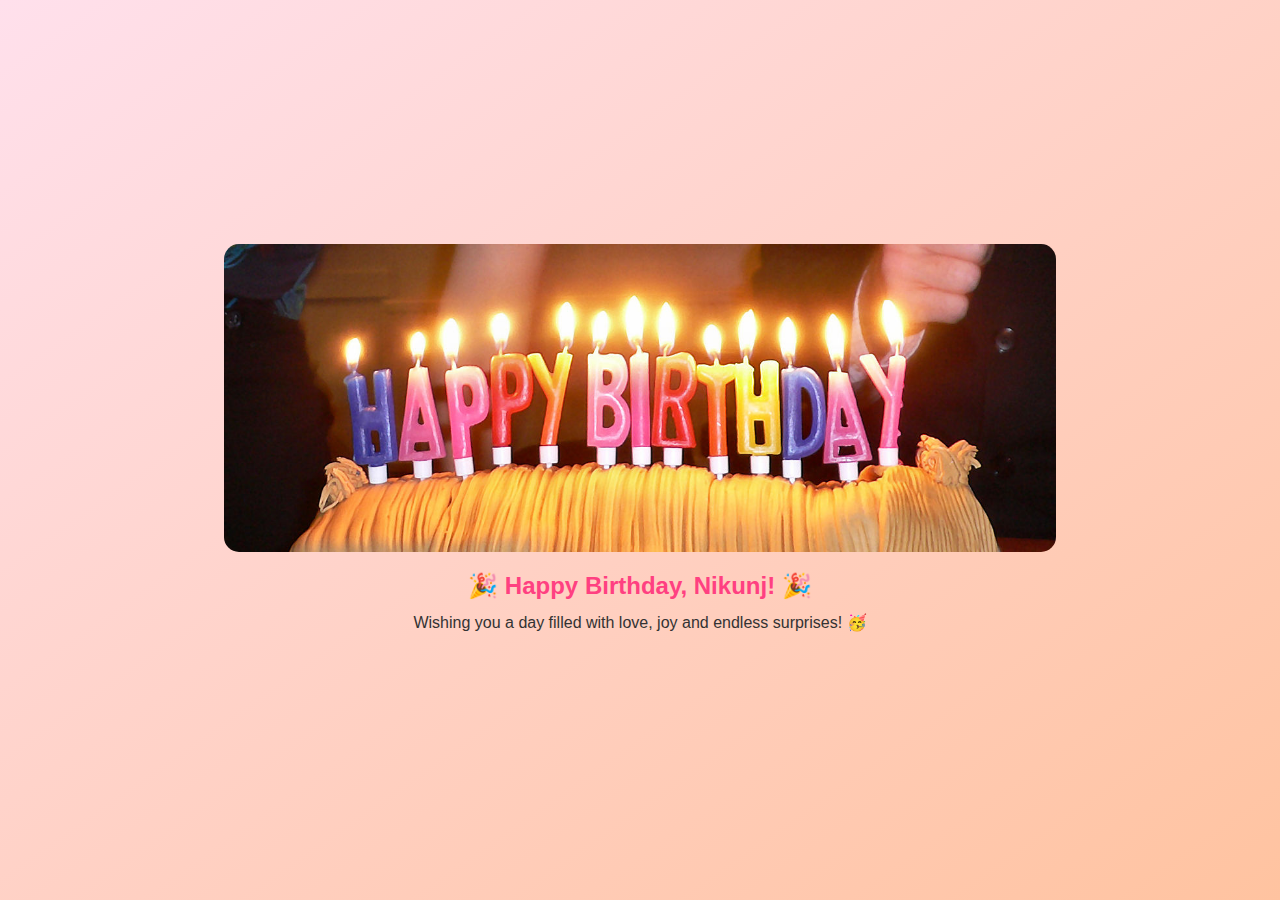
<file: Birthday-card/index.html>
<!DOCTYPE html>
<html lang="en">
<head>
    <meta charset="UTF-8">
    <meta name="viewport" content="width=device-width, initial-scale=1.0">
    <title>Happy Birthday card</title>
    <link rel="stylesheet" href="style.css">
</head>
<body>
    <div class ="Card">
         <img src="Birthday_candles.jpg" alt="Birthday" class="card-image">
          <h1>🎉 Happy Birthday, Nikunj! 🎉</h1>
          <p class="message">
            Wishing you a day filled with love, joy and endless surprises! 🥳
          </p>
        
    </div>
</body>
</html>
</file>
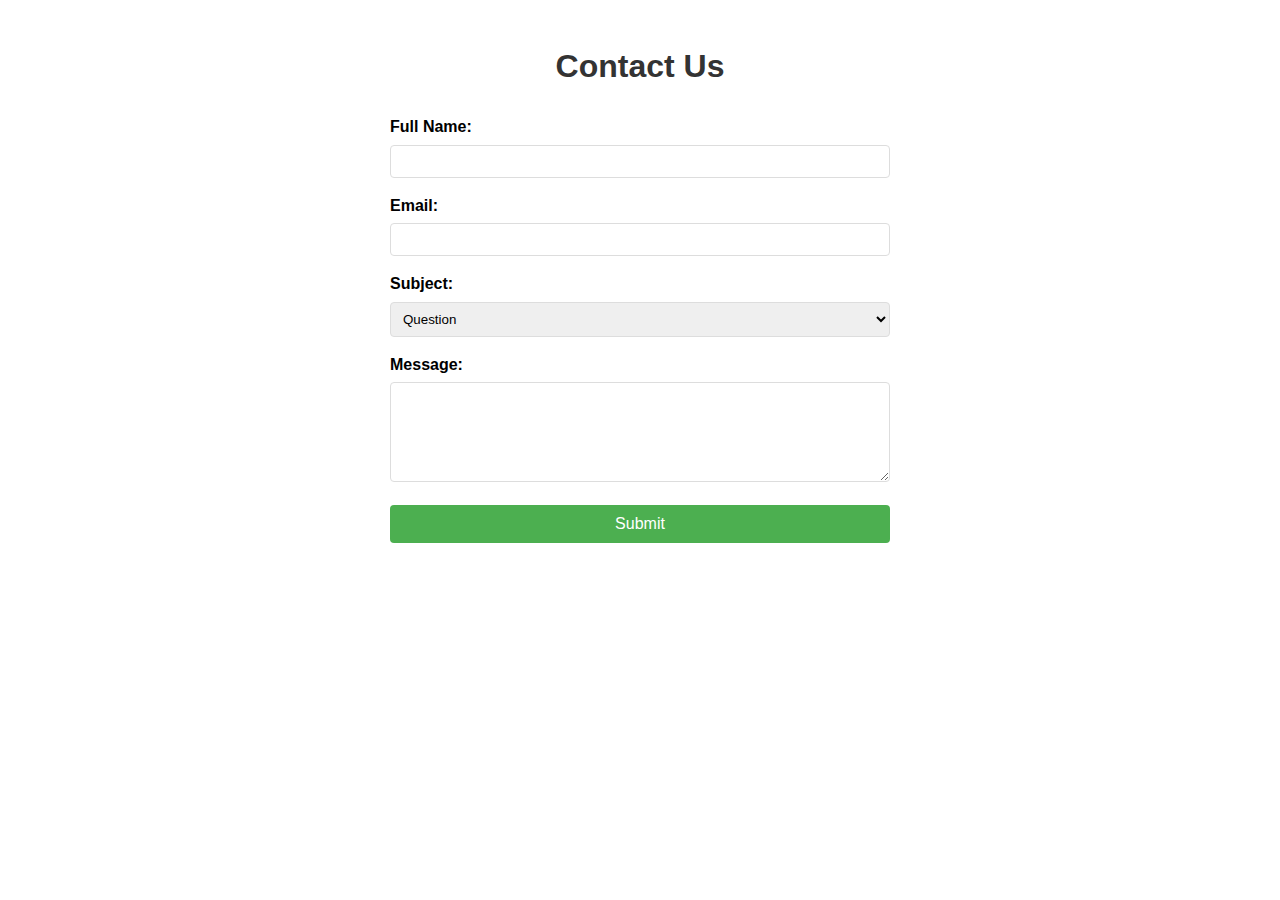
<file: HtmlForm/index.html>
<!DOCTYPE html>
<html lang="en">
<head>
    <meta charset="UTF-8">
    <meta name="viewport" content="width=device-width, initial-scale=1.0">
    <title>Simple Contact Form</title>
    <link rel="stylesheet" href="style.css">
</head>
<body>
    <h1>Contact Us</h1>
    <form action="/submit-form">
        <div class="form-group">
            <label for="name">Full Name:</label>
            <input type="text" id="name" name="name" required>
        </div>

        <div class="form-group">
            <label for="email">Email:</label>
            <input type="email" id="email" name="email" required>
        </div>

        <div class="form-group">
            <label for="subject">Subject:</label>
            <select id="subject" name="subject">
                <option value="question">Question</option>
                <option value="feedback">Feedback</option>
                <option value="support">Support</option>
            </select>
        </div>

        <div class="form-group">
            <label for="message">Message:</label>
            <textarea id="message" name="message" rows="4" required></textarea>
        </div>

        <div class="form-group">
            <button type="submit">Submit</button>
        </div>
    </form>
</body>
</html>
</file>
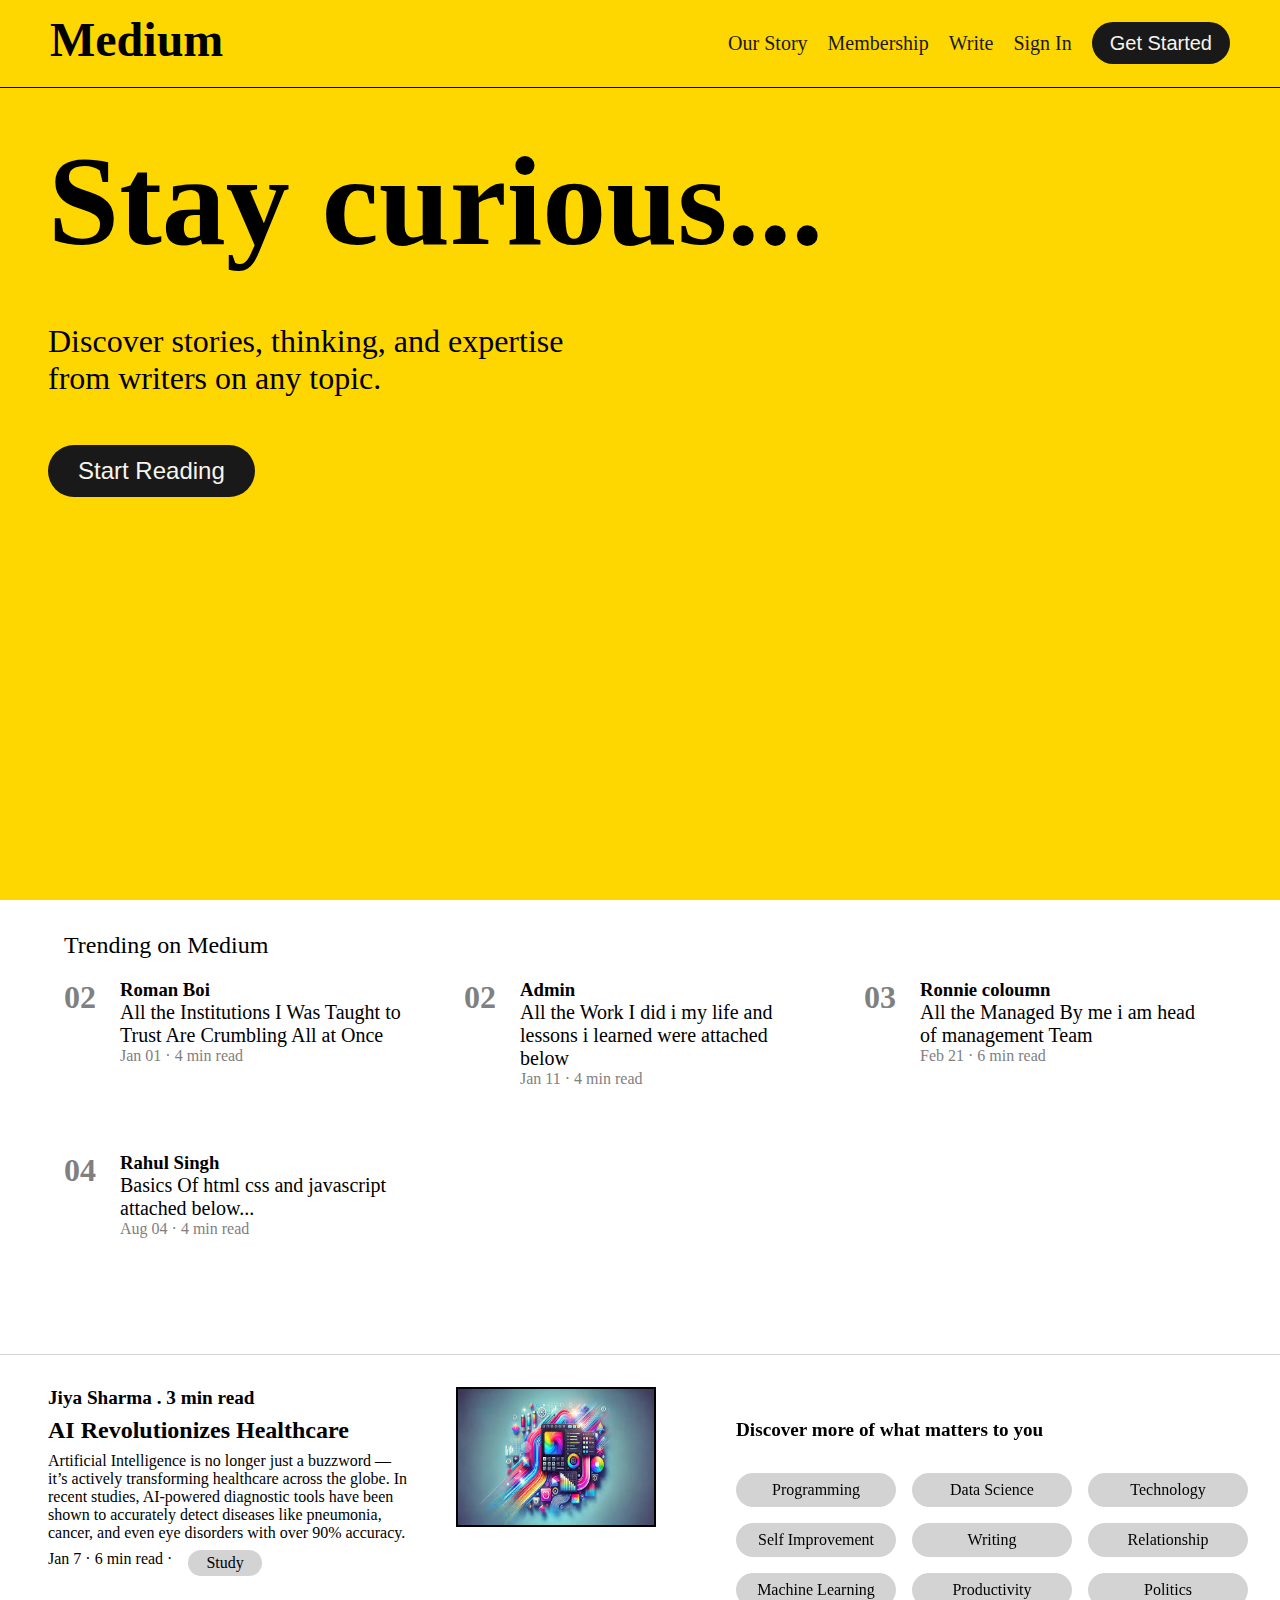
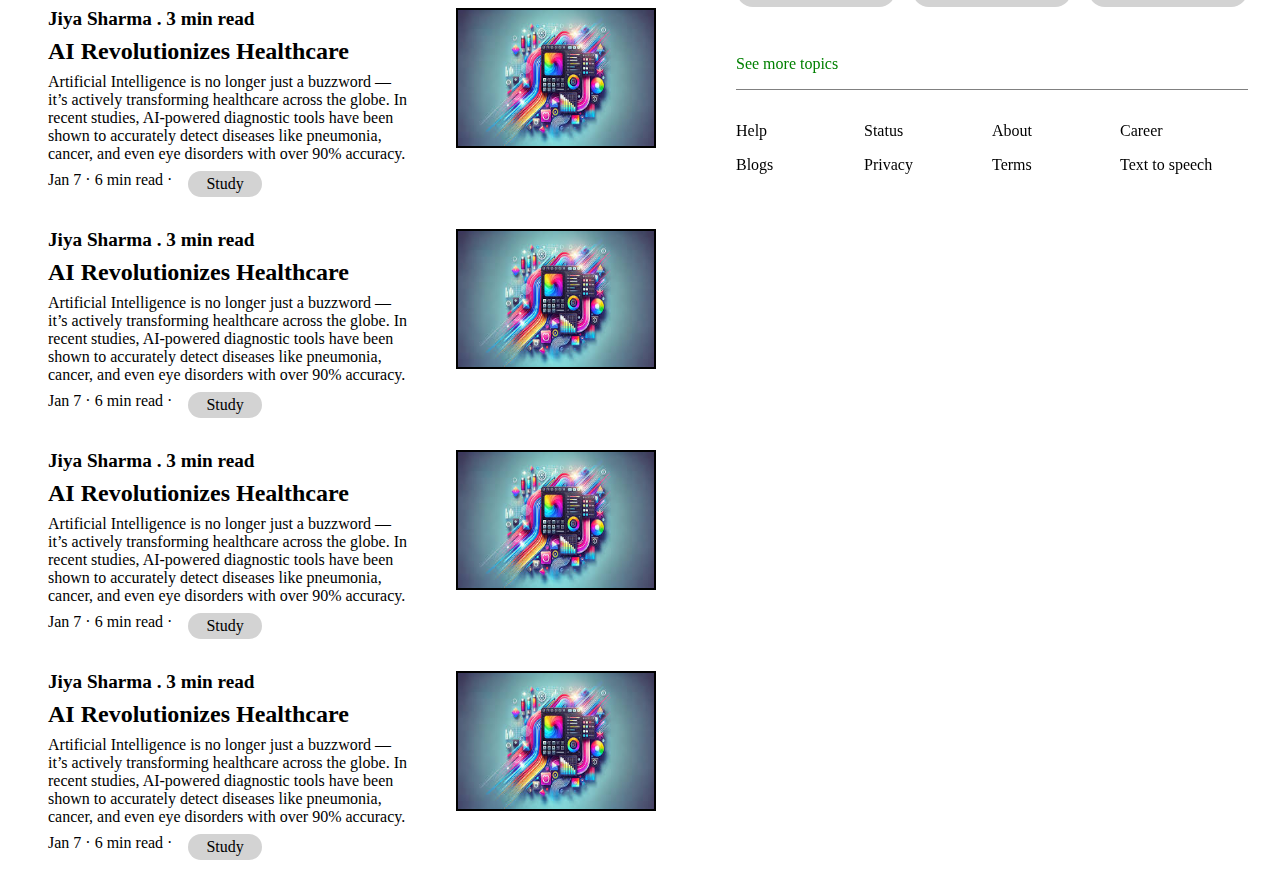
<file: MediumClone/index.html>
<!DOCTYPE html>
<html lang="en">

<head>
    <meta charset="UTF-8">
    <meta name="viewport" content="width=device-width, initial-scale=1.0">
    <title>Medium</title>
    <link rel="stylesheet" href="style.css">
</head>

<body>
    <div id="navbar">
        <h1 id="name">Medium</h1>
        <div id="links">
            <a href="/">Our Story</a>
            <a href="/">Membership</a>
            <a href="/">Write</a>
            <a href="/">Sign In</a>
            <a href="/" class="start">Get Started</a>
        </div>
    </div>

    <div class="hero">
        <h2 class="heading">Stay curious...</h2>
        <p id="landing-para"> Discover stories, thinking, and expertise <br>
            from writers on any topic.
        </p>
        <a href="/" id="landing-btn" class="start">Start Reading</a>
    </div>
    <div class="trending-div">
        <h3 class="subheading">Trending on Medium</h3>
        <div id="trending">
            <div class="trending-item">
                <p class="num">02</p>
                <div>
                    <h3>Roman Boi</h3>
                    <p class="para">All the Institutions I Was Taught to Trust Are Crumbling All at Once</p>
                    <p class="details"> Jan 01 · 4 min read</p>
                </div>
            </div>
            <div class="trending-item">
                <p class="num">02</p>
                <div>
                    <h3>Admin</h3>
                    <p class="para">All the Work I did i my life and lessons i learned were attached below</p>
                    <p class="details"> Jan 11 · 4 min read</p>
                </div>
            </div>
            <div class="trending-item">
                <p class="num">03</p>
                <div>
                    <h3>Ronnie coloumn</h3>
                    <p class="para">All the Managed By me i am head of management Team </p>
                    <p class="details"> Feb 21 · 6 min read</p>
                </div>
            </div>
            <div class="trending-item">
                <p class="num">04</p>
                <div>
                    <h3>Rahul Singh</h3>
                    <p class="para">Basics Of html css and javascript attached below... </p>
                    <p class="details"> Aug 04 · 4 min read</p>
                </div>
            </div>
        </div>
    </div>
    <div class="articles">
        <div class="news">

            <div class="news-items">
                <div class="news-content">
                    <p class="author">Jiya Sharma . 3 min read</p>
                    <h3 class="title">AI Revolutionizes Healthcare</h3>
                    <p class="news-msg">Artificial Intelligence is no longer just a buzzword — it’s actively transforming healthcare across the globe. In recent studies, AI-powered diagnostic tools have been shown to accurately detect diseases like pneumonia, cancer, and even eye disorders with over 90% accuracy.

</p>
                    <div class="news-details">
                        <p>Jan 7 · 6 min read ·</p><span class="tag">Study</span>
                    </div>
                </div>
                <div >
                    <img class="cover-img" src="./assets/ai.jpeg">
                </div>
            </div>
            <div class="news-items">
                <div class="news-content">
                    <p class="author">Jiya Sharma . 3 min read</p>
                    <h3 class="title">AI Revolutionizes Healthcare</h3>
                    <p class="news-msg">Artificial Intelligence is no longer just a buzzword — it’s actively transforming healthcare across the globe. In recent studies, AI-powered diagnostic tools have been shown to accurately detect diseases like pneumonia, cancer, and even eye disorders with over 90% accuracy.

</p>
                    <div class="news-details">
                        <p>Jan 7 · 6 min read ·</p><span class="tag">Study</span>
                    </div>
                </div>
                <div >
                    <img class="cover-img" src="./assets/ai.jpeg">
                </div>
            </div>
            <div class="news-items">
                <div class="news-content">
                    <p class="author">Jiya Sharma . 3 min read</p>
                    <h3 class="title">AI Revolutionizes Healthcare</h3>
                    <p class="news-msg">Artificial Intelligence is no longer just a buzzword — it’s actively transforming healthcare across the globe. In recent studies, AI-powered diagnostic tools have been shown to accurately detect diseases like pneumonia, cancer, and even eye disorders with over 90% accuracy.

</p>
                    <div class="news-details">
                        <p>Jan 7 · 6 min read ·</p><span class="tag">Study</span>
                    </div>
                </div>
                <div >
                    <img class="cover-img" src="./assets/ai.jpeg">
                </div>
            </div>
            <div class="news-items">
                <div class="news-content">
                    <p class="author">Jiya Sharma . 3 min read</p>
                    <h3 class="title">AI Revolutionizes Healthcare</h3>
                    <p class="news-msg">Artificial Intelligence is no longer just a buzzword — it’s actively transforming healthcare across the globe. In recent studies, AI-powered diagnostic tools have been shown to accurately detect diseases like pneumonia, cancer, and even eye disorders with over 90% accuracy.

</p>
                    <div class="news-details">
                        <p>Jan 7 · 6 min read ·</p><span class="tag">Study</span>
                    </div>
                </div>
                <div >
                    <img class="cover-img" src="./assets/ai.jpeg">
                </div>
            </div>
            <div class="news-items">
                <div class="news-content">
                    <p class="author">Jiya Sharma . 3 min read</p>
                    <h3 class="title">AI Revolutionizes Healthcare</h3>
                    <p class="news-msg">Artificial Intelligence is no longer just a buzzword — it’s actively transforming healthcare across the globe. In recent studies, AI-powered diagnostic tools have been shown to accurately detect diseases like pneumonia, cancer, and even eye disorders with over 90% accuracy.

</p>
                    <div class="news-details">
                        <p>Jan 7 · 6 min read ·</p><span class="tag">Study</span>
                    </div>
                </div>
                <div >
                    <img class="cover-img" src="./assets/ai.jpeg">
                </div>
            </div>

        </div>
        <div class="sticky">
            <p class="title">Discover more of what matters to you</p>
            <div class="topics">
                <ul>
                    <li class="tag">Programming</li>
                    <li class="tag">Data Science</li>
                    <li class="tag">Technology</li>
                    <li class="tag">Self Improvement</li>
                    <li class="tag">Writing</li>
                    <li class="tag">Relationship</li>
                    <li class="tag">Machine Learning</li>
                    <li class="tag">Productivity</li>
                    <li class="tag">Politics</li>
                </ul>
            </div>
            <p id="see-more">See more topics</p>
            <div class="links">
                <ul>
                    <li>Help</li>
                    <li>Status</li>
                    <li>About</li>
                    <li>Career</li>
                    <li>Blogs</li>
                    <li>Privacy</li>
                    <li>Terms</li>
                    <li>Text to speech</li>
                </ul>
            </div>
        </div>
    </div>

</body>

</html>
</file>
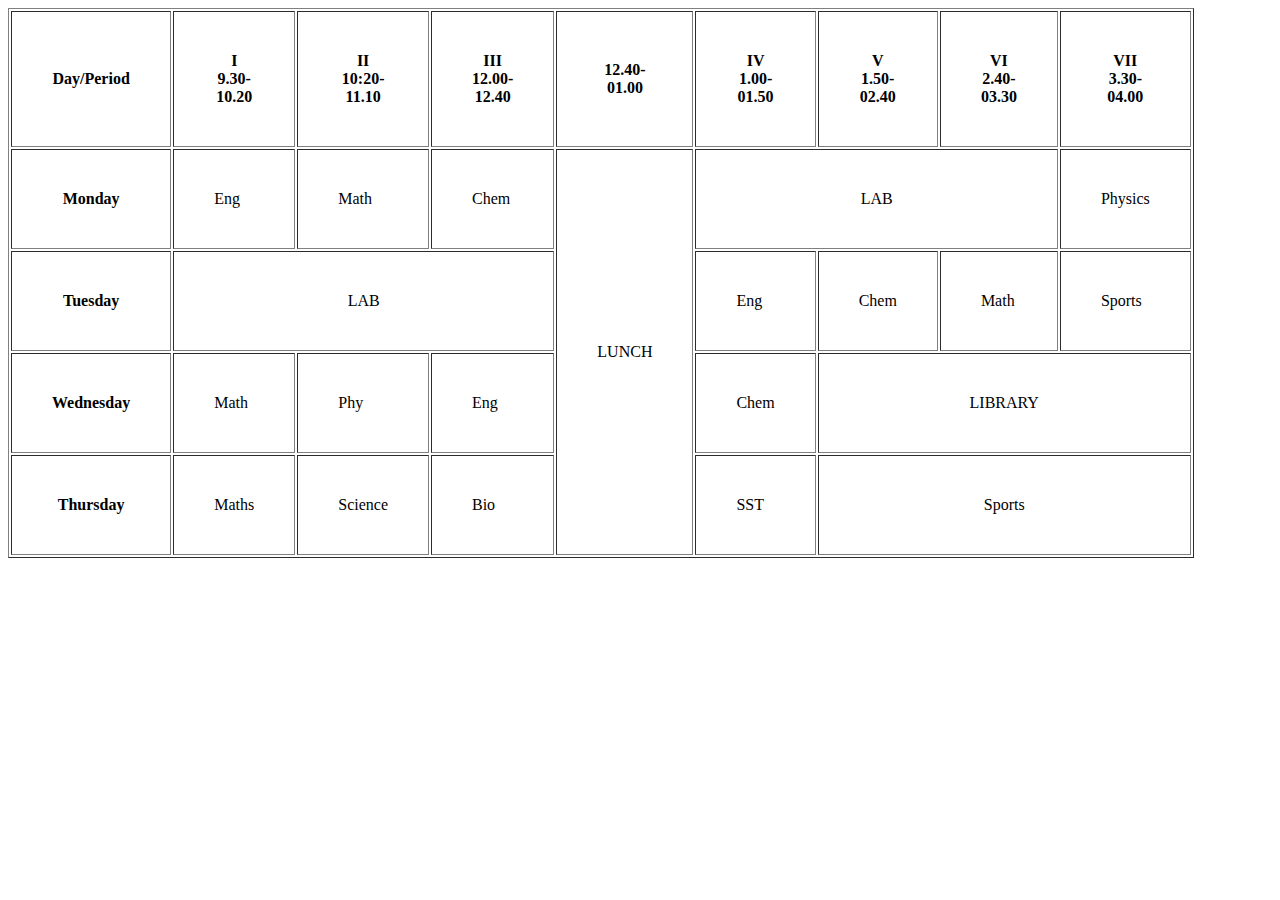
<file: Time Table/index.html>
<!DOCTYPE html>
<html lang="en">
<head>
    <meta charset="UTF-8">
    <meta name="viewport" content="width=device-width, initial-scale=1.0">
    <title>TIME TABLE</title>
</head>
<body>
    <table border cellspacing="2" cellpadding="40" width="150px" height="100px">
        <!--Row 1-->
        <tr>
            <th>Day/Period</th>
            <th>I <br>
            9.30-10.20</th>
            <th>II <br>
            10:20-11.10</th>
            <th>III <br>
            12.00-12.40</th>
            <th>12.40-01.00</th>
            <th>IV <br>
            1.00-01.50</th>
            <th>V <br>
            1.50-02.40</th>
            <th>VI <br>
            2.40-03.30</th>
            <th>VII <br>
            3.30-04.00</th>
        </tr>

        <!-- Row 2 -->
         <tr>
            <th>Monday</th>
            <td>Eng</td>
            <td>Math</td>
            <td>Chem</td>
            <td rowspan="5">LUNCH</td>
            <td colspan="3" style="text-align: center">LAB</td>
            <td>Physics</td>
        </tr>

        <!-- Row 3 -->
         <tr>
            <th>Tuesday</th>
            <td colspan = "3" style="text-align:center">LAB</td>
            <td>Eng</td>
            <td>Chem</td>
            <td>Math</td>
            <td>Sports</td>

    <!-- Row 4 -->
      <tr>
        <th>Wednesday</th>
        <td>Math</td>
        <td>Phy</td>
        <td>Eng</td>
        <td>Chem</td>
        <td colspan="3" style="text-align: center">LIBRARY</td>
        </tr>
        
        <!--Row 5 -->
        <tr>
            <th>Thursday</th>
            <td>Maths</td>
            <td>Science</td>
            <td>Bio</td>
            <td>SST</td>
            <td colspan="3"style="text-align: center">Sports</td>
        </tr>

    </table>
</body>
</html>
</file>
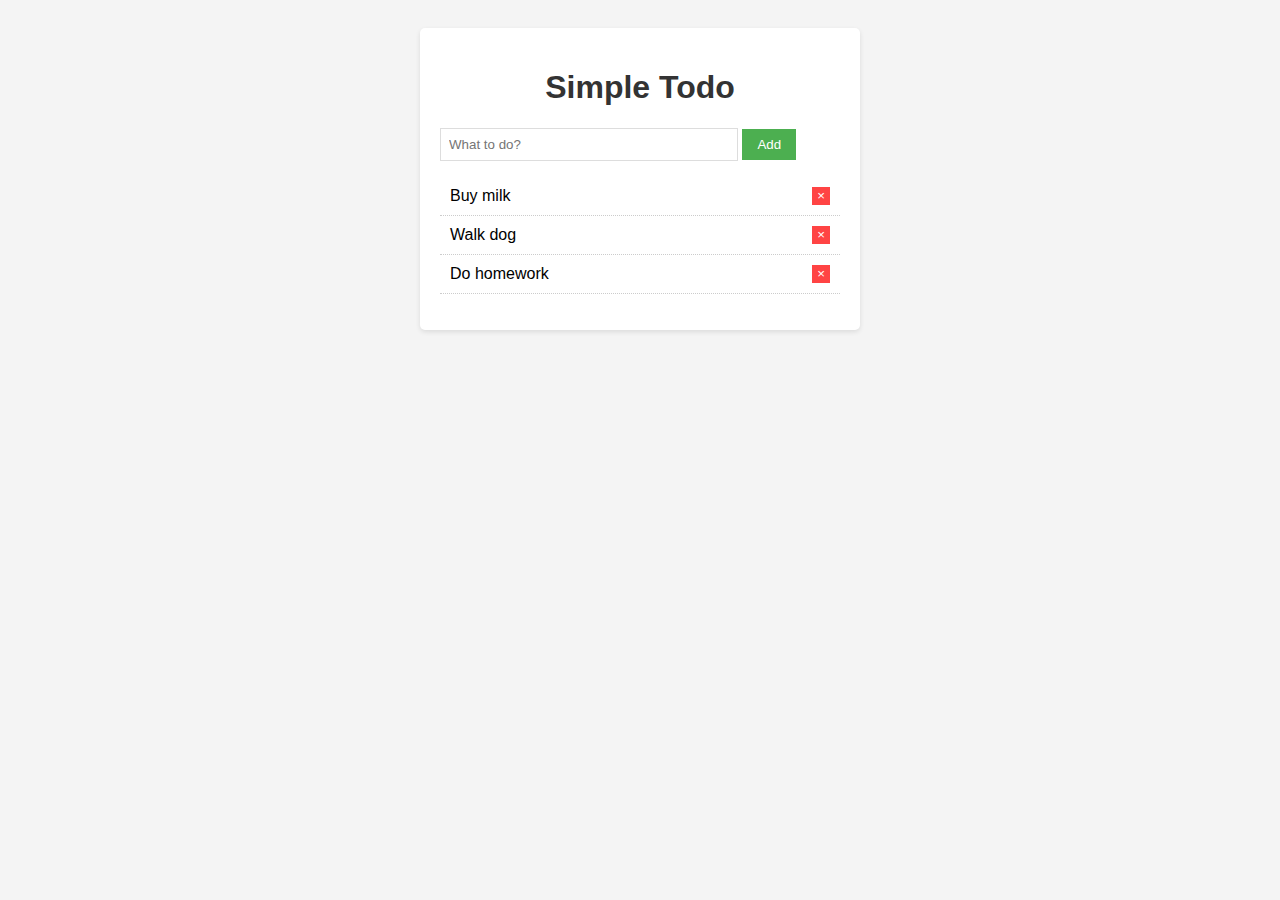
<file: ToDoList/index.html>
<!DOCTYPE html>
<html>
<head>
    <title>Simple Todo</title>
    <link rel="stylesheet" href="style.css">
</head>
<body>
    <div class="container">
        <h1>Simple Todo</h1>
        <form>
            <input type="text" placeholder="What to do?">
            <button type="submit">Add</button>
        </form>
        
        <ul>
            <li>Buy milk <button>×</button></li>
            <li>Walk dog <button>×</button></li>
            <li>Do homework <button>×</button></li>
        </ul>
    </div>
</body>
</html>
</file>
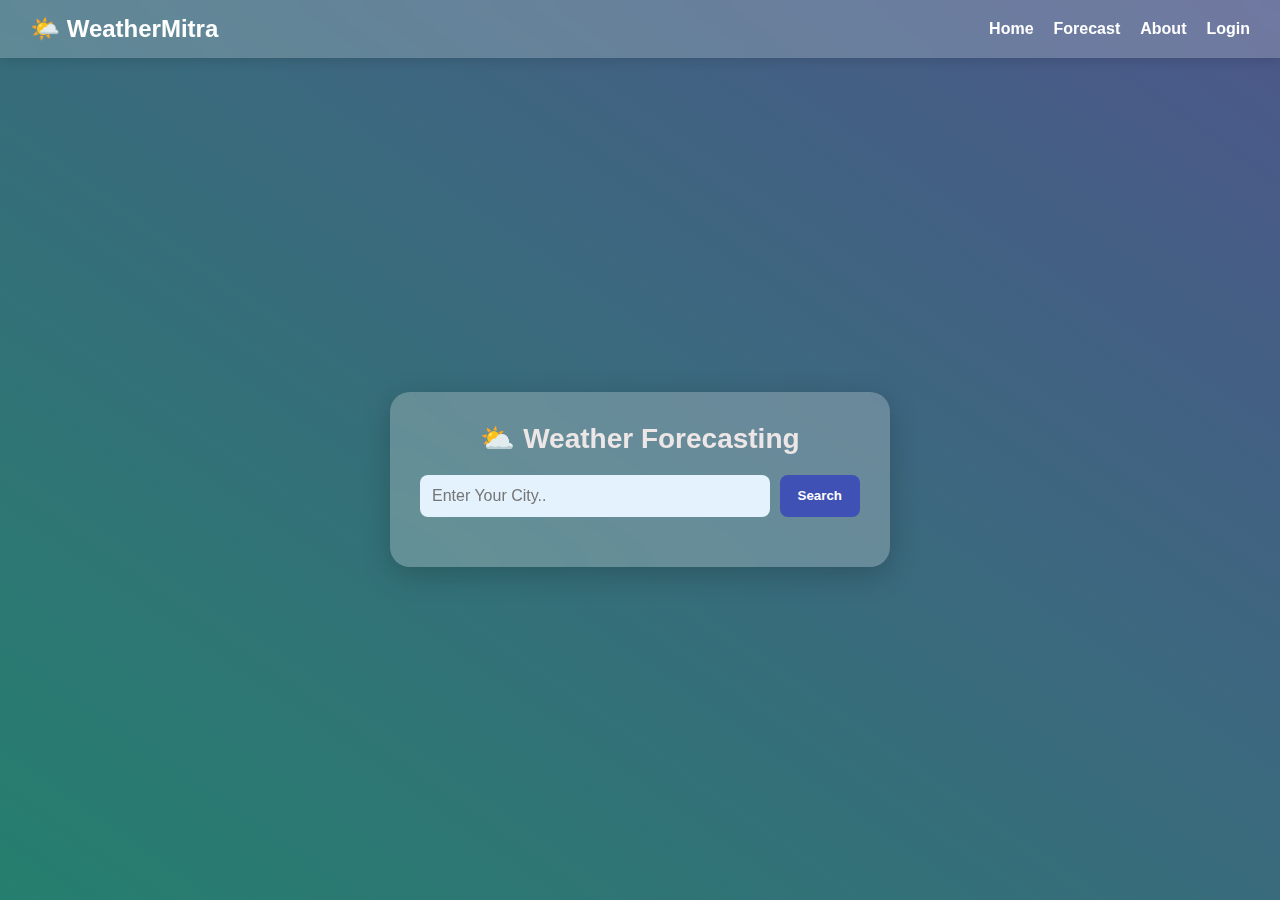
<file: weather.html>
<!DOCTYPE html>
<html lang="en">
<head>
  <meta charset="UTF-8" />
  <meta name="viewport" content="width=device-width, initial-scale=1.0" />
  <title>Weather Site</title>
  <link href="https://fonts.googleapis.com/css2?family=Nunito:wght@400;700&display=swap" rel="stylesheet">
  <style>
    * {
      margin: 0;
      padding: 0;
      box-sizing: border-box;
    }

    body {
      font-family: 'Arial Narrow Bold', sans-serif;
      background: linear-gradient(to right top, #257f6e, #4c578a);
      min-height: 100vh;
      display: flex;
      flex-direction: column;
    }

    /* Navbar */
    .navbar {
      background: rgba(255, 255, 255, 0.2);
      backdrop-filter: blur(10px);
      display: flex;
      justify-content: space-between;
      align-items: center;
      padding: 15px 30px;
      color: #fff;
      box-shadow: 0 4px 10px rgba(0, 0, 0, 0.1);
    }

    .logo {
      font-size: 24px;
      font-weight: bold;
    }

    .nav-links {
      list-style: none;
      display: flex;
      gap: 20px;
    }

    .nav-links a {
      color: #fff;
      text-decoration: none;
      font-weight: 600;
      transition: 0.3s;
    }

    .nav-links a:hover {
      color: #ffeb3b;
    }

    /* Main Content */
    .main-container {
      flex: 1;
      display: flex;
      justify-content: center;
      align-items: center;
      padding: 40px 20px;
    }

    .weather-box {
      background: rgba(242, 239, 239, 0.25);
      backdrop-filter: blur(20px);
      border-radius: 20px;
      padding: 30px;
      width: 100%;
      max-width: 500px;
      text-align: center;
      color: #ede6e6;
      box-shadow: 0 8px 30px rgba(0, 0, 0, 0.2);
    }

    .weather-box h2 {
      margin-bottom: 20px;
      font-size: 28px;
    }

    .search-bar {
      display: flex;
      gap: 10px;
      margin-bottom: 20px;
    }

    .search-bar input {
      flex: 1;
      padding: 12px;
      border-radius: 8px;
      border: none;
      font-size: 16px;
      background: #e3f2fd;
      color: #333;
    }

    .search-bar button {
      padding: 12px 18px;
      background-color: #3f51b5;
      color: white;
      border: none;
      border-radius: 8px;
      cursor: pointer;
      font-weight: bold;
      transition: 0.3s;
    }

    .search-bar button:hover {
      background-color: #303f9f;
    }

    #weatherResult {
      margin-top: 20px;
    }

    .weather-info {
      background-color: rgba(169, 166, 166, 0.15);
      padding: 15px;
      border-radius: 12px;
      color: #eee6e6;
    }

    .error {
      color: #ff4e4e;
      font-weight: bold;
    }

    /* Responsive */
    @media (max-width: 600px) {
      .search-bar {
        flex-direction: column;
      }

      .search-bar button {
        width: 100%;
      }

      .nav-links {
        display: none;
      }
    }
  </style>
</head>
<body>
  <!-- Navbar -->
  <nav class="navbar">
    <div class="logo">🌤️ WeatherMitra</div>
    <ul class="nav-links">
      <li><a href="#">Home</a></li>
      <li><a href="#">Forecast</a></li>
      <li><a href="#">About</a></li>
      <li><a href="#">Login</a></li>
    </ul>
  </nav>

  <!-- Main Weather Card -->
  <main class="main-container">
    <div class="weather-box">
      <h2><span>⛅</span> Weather Forecasting</h2>
      <div class="search-bar">
        <input type="text" id="cityInput" placeholder="Enter Your City.." />
        <button onclick="getWeather()">Search</button>
      </div>
      <div id="weatherResult"></div>
    </div>
  </main>

  <script>
    const apiKey = 'c674805a904af77fa72e8625765d07d6'; // Replace with your OpenWeatherMap API key

    function getWeather() {
      const city = document.getElementById('cityInput').value.trim();
      const resultDiv = document.getElementById('weatherResult');

      if (!city) {
        resultDiv.innerHTML = `<p class="error">Please enter a city name.</p>`;
        return;
      }

      resultDiv.innerHTML = `<p style="color:#fff;">Loading...</p>`;

      fetch(
        `https://api.openweathermap.org/data/2.5/weather?q=${encodeURIComponent(city)}&appid=${apiKey}&units=metric`
      )
        .then((response) => {
          if (!response.ok) {
            throw new Error('City not found');
          }
          return response.json();
        })
        .then((data) => {
          const html = `
            <div class="weather-info">
              <h3>${data.name}, ${data.sys.country}</h3>
              <p>🌡 Temperature: ${data.main.temp}°C</p>
              <p>☁ Weather: ${data.weather[0].description}</p>
              <p>💧 Humidity: ${data.main.humidity}%</p>
              <p>🌬 Wind Speed: ${data.wind.speed} m/s</p>
            </div>
          `;
          resultDiv.innerHTML = html;
        })
        .catch((error) => {
          resultDiv.innerHTML = `<p class="error">${error.message}</p>`;
        });
    }
  </script>
</body>
</html>
</file>
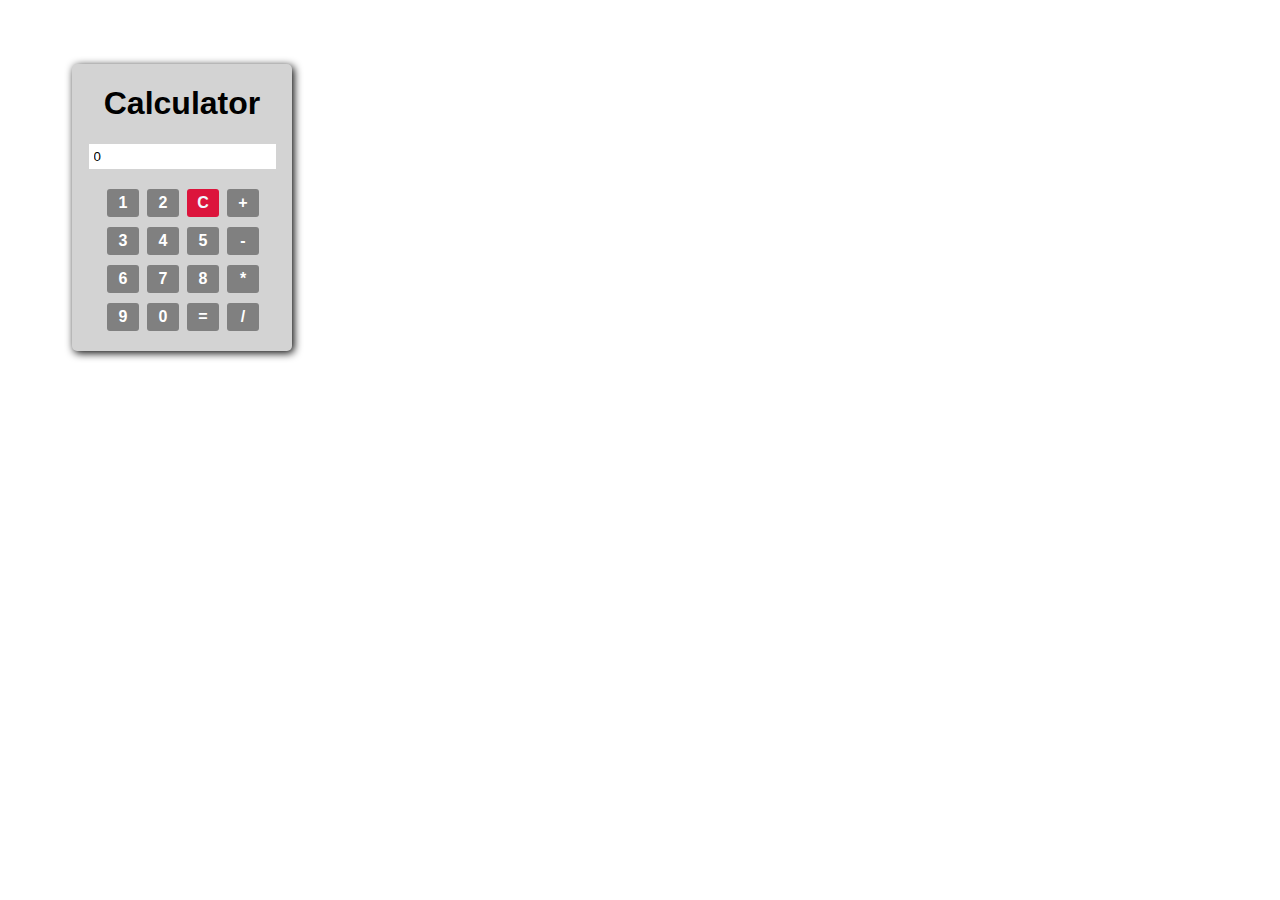
<file: Calculator/indes.html>
<!DOCTYPE html>
<html lang="en">
  <head>
    <meta charset="UTF-8" />
    <meta name="viewport" content="width=device-width, initial-scale=1.0" />
    <title>Calculator App</title>
    <link rel="stylesheet" href="style.css">
  </head>
  <body>
    <div class="main">
    <h1>Calculator</h1>
    <form action="" onsubmit="handleSubmit(event)">
      <input type="text" value="0" />
      <div class="buttons">
        <button type="button" onclick="update('1')">1</button>
        <button type="button" onclick="update('2')">2</button>
        <button type="reset"  style="background-color: crimson;color: aliceblue;">C</button>
        <button type="button" onclick="update('+')">+</button>
        <button type="button" onclick="update('3')">3</button>
        <button type="button" onclick="update('4')">4</button>
        <button type="button" onclick="update('5')">5</button>
        <button type="button" onclick="update('-')">-</button>
        <button type="button" onclick="update('6')">6</button>
        <button type="button" onclick="update('7')">7</button>
        <button type="button" onclick="update('8')">8</button>
        <button type="button" onclick="update('*')">*</button>
        <button type="button" onclick="update('9')">9</button>
        <button type="button" onclick="update('0')">0</button>
        <button type="button" onclick="screen.value = eval(screen.value)">=</button>
        <button type="button" onclick="update('/')">/</button>
      </div>
    </form>
    </div>
    <script src="./script.js"></script>
  </body>
</html>
</file>
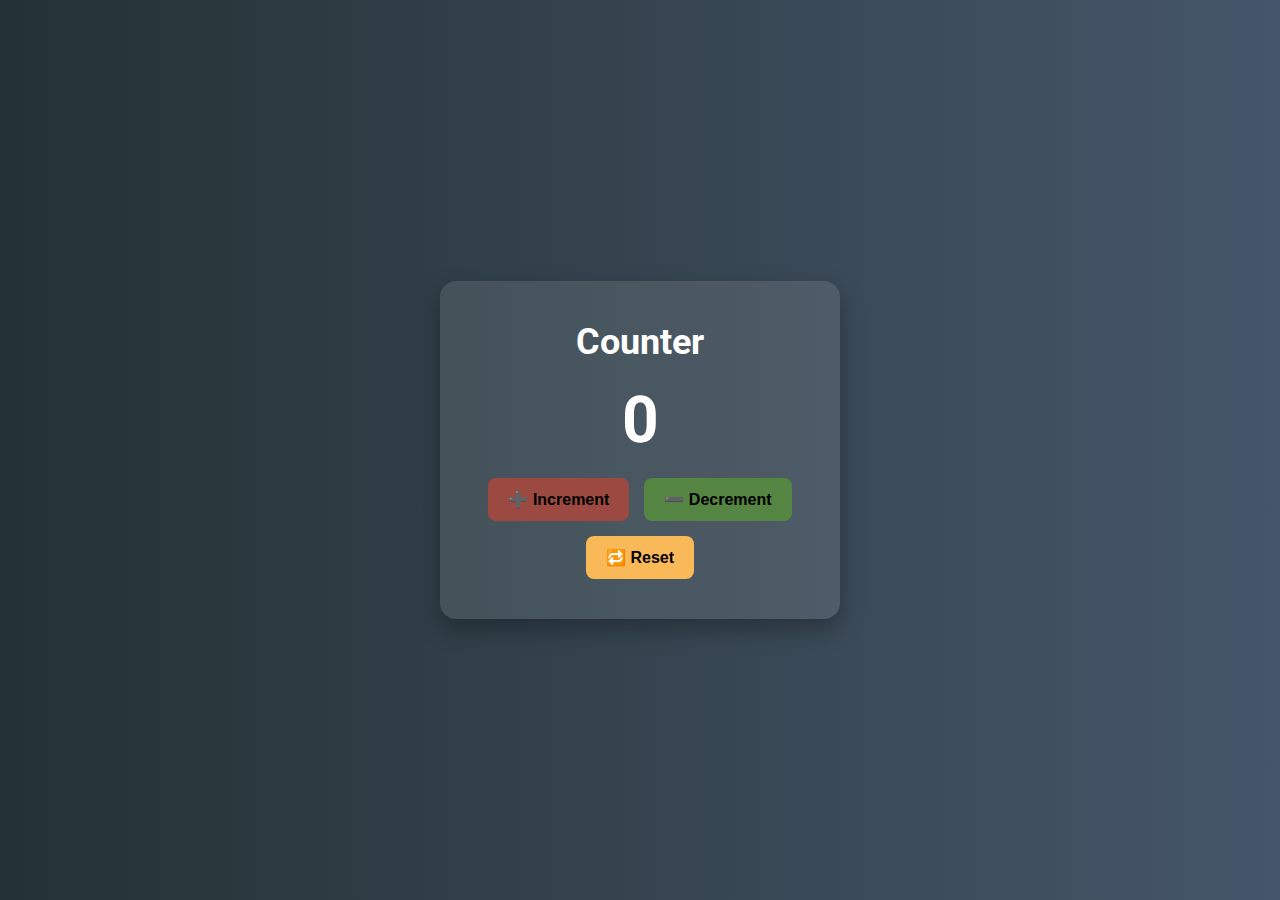
<file: CounterApp/counter.html>
<!DOCTYPE html>
<html lang="en">
<head>
  <meta charset="UTF-8" />
  <meta name="viewport" content="width=device-width, initial-scale=1.0"/>
  <title>Counter App</title>
  <link href="https://fonts.googleapis.com/css2?family=Roboto:wght@500&display=swap" rel="stylesheet">
  <style>
    * {
      margin: 0;
      padding: 0;
      box-sizing: border-box;
    }

    body {
      font-family: 'Roboto', sans-serif;
      background: linear-gradient(to right, #243235, #46566a);
      height: 100vh;
      display: flex;
      justify-content: center;
      align-items: center;
      color: #fff;
    }

    .counter-container {
      background: rgba(255, 255, 255, 0.1);
      padding: 40px 30px;
      border-radius: 16px;
      box-shadow: 0 10px 25px #0000004d;
      text-align: center;
      width: 90%;
      max-width: 400px;
    }

    .counter-container h1 {
      font-size: 36px;
      margin-bottom: 20px;
    }

    .count {
      font-size: 64px;
      font-weight: bold;
      margin: 20px 0;
    }

    .buttons {
      display: flex;
      gap: 15px;
      justify-content: center;
      flex-wrap: wrap;
    }

    .buttons button {
      padding: 12px 20px;
      font-size: 16px;
      font-weight: bold;
      border: none;
      border-radius: 8px;
      cursor: pointer;
      transition: background 0.3s;
    }

    .increment {
      background-color: #9c4a41;
    }

    .decrement {
      background-color: #558543;
    }

    .reset {
      background-color: #f9b958;
    }

    .buttons button:hover {
      opacity: 0.85;
    }

    @media (max-width: 500px) {
      .buttons {
        flex-direction: column;
      }

      .buttons button {
        width: 100%;
      }
    }
  </style>
</head>
<body>

  <div class="counter-container">
    <h1>Counter</h1>
    <div class="count" id="count">0</div>
    <div class="buttons">
      <button class="increment" onclick="changeCount(1)">➕ Increment</button>
      <button class="decrement" onclick="changeCount(-1)">➖ Decrement</button>
      <button class="reset" onclick="resetCount()">🔁 Reset</button>
    </div>
  </div>

  <script>
    let count = 0;

    function updateDisplay() {
      document.getElementById('count').textContent = count;
    }

    function changeCount(value) {
      count += value;
      updateDisplay();
    }

    function resetCount() {
      count = 0;
      updateDisplay();
    }
  </script>

</body>
</html>
</file>
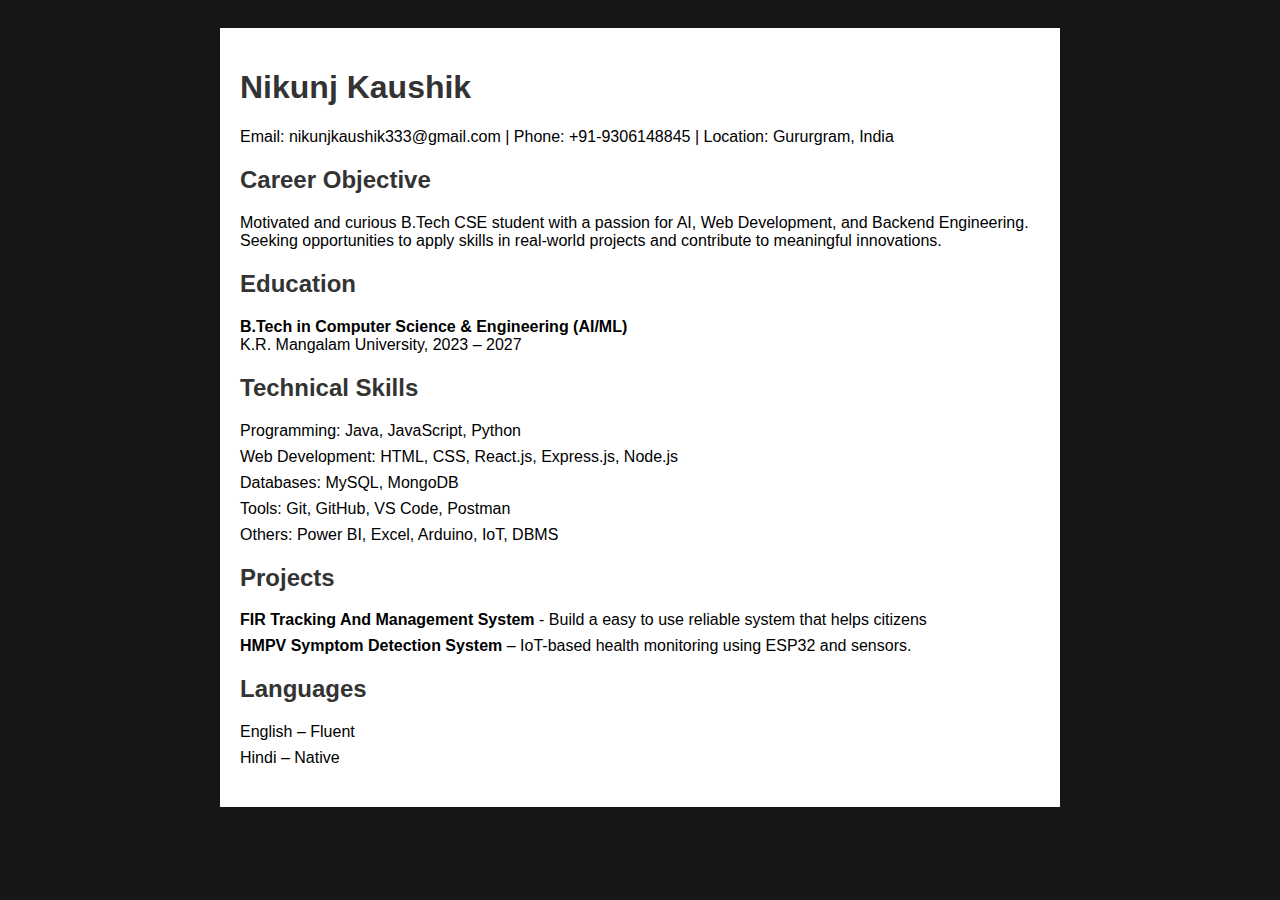
<file: ResumeHtml/resume.html>
<!DOCTYPE html>
<html lang="en">
<head>
  <meta charset="UTF-8">
  <title>Nikunj Kaushik - Resume</title>
  <style>
    body {
      font-family: Arial, sans-serif;
      background: #171717;
      padding: 20px;
    }
    .resume {
      background: #fff;
      padding: 20px;
      max-width: 800px;
      margin: auto;
      box-shadow: 0 0 10px rgba(0,0,0,0.1);
    }
    h1, h2 {
      color: #333;
    }
    .section {
      margin-bottom: 20px;
    }
    ul {
      list-style: none;
      padding: 0;
    }
    li {
      margin-bottom: 8px;
    }
  </style>
</head>
<body>
  <div class="resume">
    <h1>Nikunj Kaushik</h1>
    <p>Email: nikunjkaushik333@gmail.com | Phone: +91-9306148845 | Location: Gururgram, India </p>

    <div class="section">
      <h2>Career Objective</h2>
      <p>Motivated and curious B.Tech CSE student with a passion for AI, Web Development, and Backend Engineering. Seeking opportunities to apply skills in real-world projects and contribute to meaningful innovations.</p>
    </div>

    <div class="section">
      <h2>Education</h2>
      <ul>
        <li><strong>B.Tech in Computer Science & Engineering (AI/ML)</strong><br>
        K.R. Mangalam University, 2023 – 2027</li>
      </ul>
    </div>

    <div class="section">
      <h2>Technical Skills</h2>
      <ul>
        <li>Programming: Java, JavaScript, Python</li>
        <li>Web Development: HTML, CSS, React.js, Express.js, Node.js</li>
        <li>Databases: MySQL, MongoDB</li>
        <li>Tools: Git, GitHub, VS Code, Postman</li>
        <li>Others: Power BI, Excel, Arduino, IoT, DBMS</li>
      </ul>
    </div>

    <div class="section">
      <h2>Projects</h2>
      <ul>
        <li><strong>FIR Tracking And Management System</strong> - Build a easy to use reliable system that helps citizens</li>
        <li><strong>HMPV Symptom Detection System</strong> – IoT-based health monitoring using ESP32 and sensors.</li>
      </ul>
    </div>

    <div class="section">
      <h2>Languages</h2>
      <ul>
        <li>English – Fluent</li>
        <li>Hindi – Native</li>
      </ul>
    </div>
  </div>
</body>
</html>
</file>
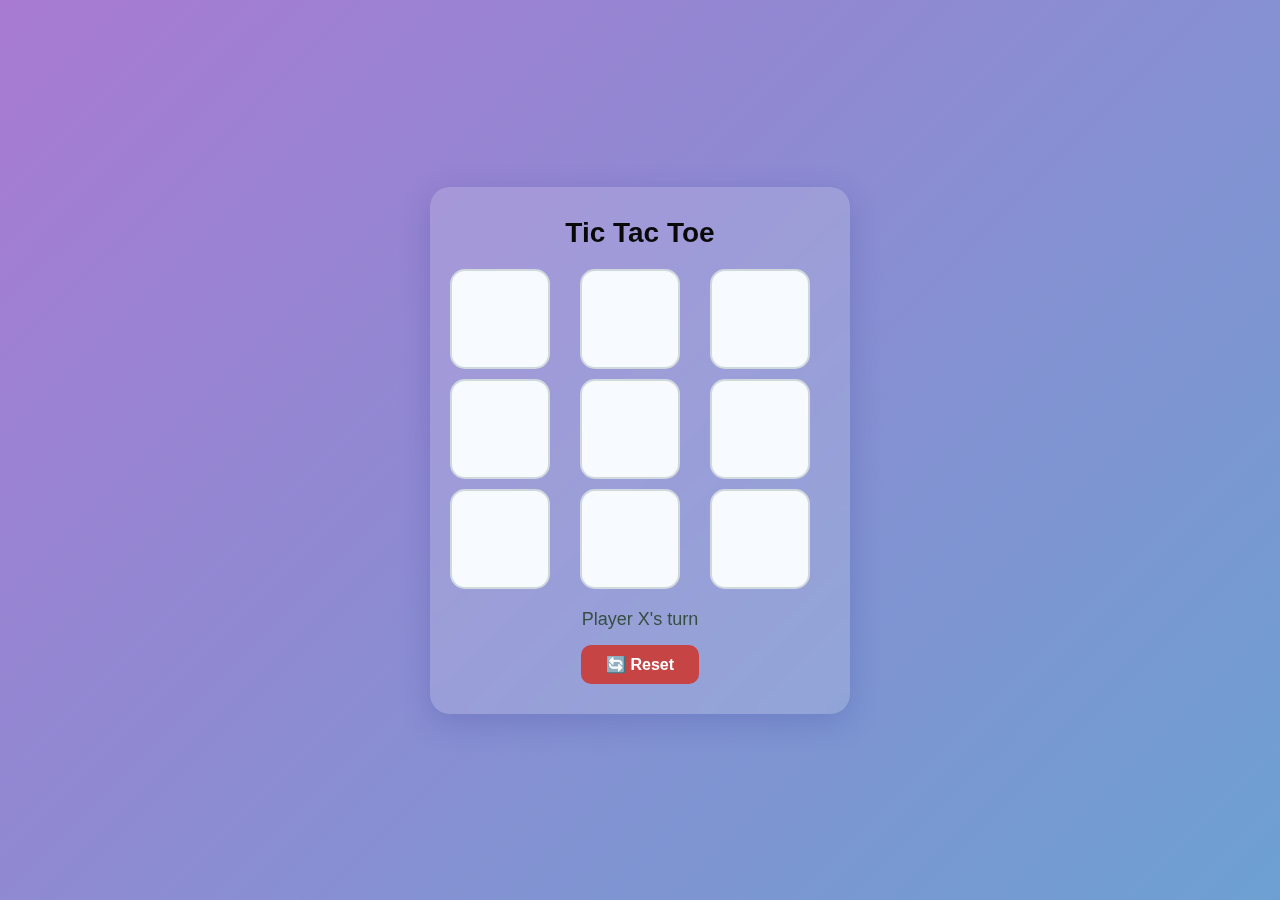
<file: TicTacToe/tictactoe.html>
<!DOCTYPE html>
<html lang="en">
<head>
  <meta charset="UTF-8" />
  <meta name="viewport" content="width=device-width, initial-scale=1.0"/>
  <title>Tic Tac Toe</title>
  <style>
    * {
      box-sizing: border-box;
      margin: 0;
      padding: 0;
    }

    body {
      font-family: 'Arial Narrow Bold', sans-serif;
      background: linear-gradient(135deg, #a87ad2, #6da0d2);
      height: 100vh;
      display: flex;
      justify-content: center;
      align-items: center;
    }

    .game-container {
      background: rgba(255, 255, 255, 0.15);
      box-shadow: 0 8px 32px 0 rgba(31, 38, 135, 0.2);
      backdrop-filter: blur(10px);
      -webkit-backdrop-filter: blur(10px);
      border-radius: 20px;
      padding: 30px 20px;
      width: 90%;
      max-width: 420px;
      text-align: center;
    }

    h1 {
      font-size: 28px;
      margin-bottom: 20px;
      color: #090909;
    }

    .board {
      display: grid;
      grid-template-columns: repeat(3, 1fr);
      gap: 10px;
      margin-bottom: 20px;
    }

    .cell {
      width: 100px;
      height: 100px;
      background-color: #f7faff;
      border: 2px solid #cfd8dc;
      border-radius: 15px;
      font-size: 36px;
      color: #37474f;
      display: flex;
      align-items: center;
      justify-content: center;
      cursor: pointer;
      transition: transform 0.2s ease;
    }

    .cell:hover {
      background-color: #6ea15f;
      transform: scale(1.05);
    }

    .status {
      font-size: 18px;
      color: #374f41;
      margin-bottom: 15px;
    }

    .reset-btn {
      padding: 10px 25px;
      background-color: #c64444;
      border: none;
      border-radius: 10px;
      color: white;
      font-size: 16px;
      font-weight: bold;
      cursor: pointer;
      transition: background 0.3s ease;
    }

    .reset-btn:hover {
      background-color: #0e0e0e;
    }

    @media (max-width: 450px) {
      .cell {
        width: 80px;
        height: 80px;
        font-size: 28px;
      }

      .game-container {
        padding: 20px 10px;
      }
    }
  </style>
</head>
<body>
  <div class="game-container">
    <h1>Tic Tac Toe</h1>
    <div class="board" id="board"></div>
    <div class="status" id="status">Player X's turn</div>
    <button class="reset-btn" onclick="resetGame()">🔄 Reset</button>
  </div>

  <script>
    const board = document.getElementById("board");
    const statusText = document.getElementById("status");
    let currentPlayer = "X";
    let gameState = Array(9).fill("");
    let gameActive = true;

    const winCombos = [
      [0,1,2], [3,4,5], [6,7,8],
      [0,3,6], [1,4,7], [2,5,8],
      [0,4,8], [2,4,6]
    ];

    function renderBoard() {
      board.innerHTML = "";
      gameState.forEach((value, idx) => {
        const cell = document.createElement("div");
        cell.className = "cell";
        cell.dataset.index = idx;
        cell.textContent = value;
        cell.addEventListener("click", handleClick);
        board.appendChild(cell);
      });
    }

    function handleClick(e) {
      const index = e.target.dataset.index;
      if (!gameActive || gameState[index]) return;

      gameState[index] = currentPlayer;
      renderBoard();
      checkWinner();
      currentPlayer = currentPlayer === "X" ? "O" : "X";

      if (gameActive) {
        statusText.textContent = `Player ${currentPlayer}'s turn`;
      }
    }

    function checkWinner() {
      for (const combo of winCombos) {
        const [a, b, c] = combo;
        if (gameState[a] && gameState[a] === gameState[b] && gameState[a] === gameState[c]) {
          statusText.textContent = `🎉 Player ${gameState[a]} Wins!`;
          gameActive = false;
          return;
        }
      }

      if (!gameState.includes("")) {
        statusText.textContent = "🤝 It's a Draw!";
        gameActive = false;
      }
    }

    function resetGame() {
      gameState = Array(9).fill("");
      gameActive = true;
      currentPlayer = "X";
      renderBoard();
      statusText.textContent = "Player X's turn";
    }

    renderBoard();
  </script>
</body>
</html>
</file>
<file: HtmlForm/style.css>
body {
    font-family: Arial, sans-serif;
    max-width: 500px;
    margin: 0 auto;
    padding: 20px;
    line-height: 1.6;
}

h1 {
    color: #333;
    text-align: center;
}

.form-group {
    margin-bottom: 15px;
}

label {
    display: block;
    margin-bottom: 5px;
    font-weight: bold;
}

input, 
textarea, 
select {
    width: 100%;
    padding: 8px;
    box-sizing: border-box;
    border: 1px solid #ddd;
    border-radius: 4px;
}

textarea {
    resize: vertical;
    min-height: 100px;
}

button {
    background-color: #4CAF50;
    color: white;
    padding: 10px 15px;
    border: none;
    border-radius: 4px;
    cursor: pointer;
    font-size: 16px;
    width: 100%;
}

button:hover {
    background-color: #45a049;
}
</file>
<file: MediumClone/style.css>
* {
  box-sizing: border-box;
  margin: 0;
  padding: 0;
}

:root {
  --col: gold;
}

body {
  background-color: #ffffff;
}

ul li {
  list-style-type: none;
}

#name {
  font-size: 48px;
}

#navbar {
  display: flex;
  justify-content: space-between;
  /* align-items: inherit; */
  padding: 12px 50px;
  border-bottom: 1px solid black;
  position: fixed;
  width: 100%;
  top: 0;
  background-color: var(--col);
}

#links {
  margin: 20px 0px;
}

#links a {
  margin-left: 16px;
}

a {
  text-decoration: none;
  color: #191919;
  font-size: 20px;
}

.start {
  background-color: #191919;
  font-family: "Gill Sans", "Gill Sans MT", Calibri, "Trebuchet MS", sans-serif;
  color: #f7f4ed;
  border-radius: 25px;
  padding: 10px 18px;
}

.hero {
  display: flex;
  flex-direction: column;
  gap: 3rem;
  align-items: start;
  padding: 8rem 3rem;
  background-color: var(--col);
  height: 100vh;
}

.heading {
  font-size: 8rem;
}

#landing-para {
  font-size: 32px;
}

#landing-btn {
  padding: 12px 30px;
  font-size: 24px;
  border-radius: 50px;
}

.subheading {
  font-size: 24px;
  font-weight: 500;
}

.trending-div {
  padding: 2rem 4rem 6rem;
  border-bottom: 1px solid lightgray;
}

#trending {
  margin: 20px 0;
  display: grid;
  grid-template-columns: repeat(3, 1fr);
  gap: 4rem 3rem;
}

.trending-item {
  display: flex;
}

.num {
  color: grey;
  font-size: 32px;
  font-weight: 600;
  padding-right: 1.5rem;
}

.para {
  font-size: 20px;
}

.details {
  color: grey;
}

.articles {
  padding: 2rem;
  display: flex;
  justify-content: space-between;
  gap: 4rem;
}

.sticky {
  padding: 2rem 0;
  position: sticky;
  top: 5rem;
  right: 0;
  align-self: flex-start;
  justify-self: end;
  display: flex;
  flex-direction: column;
  gap: 2rem;
}

.topics ul {
  display: grid;
  grid-template-columns: repeat(3, 10rem);
  gap: 1rem;
}

.topics li {
  padding: 8px 5px;
  text-align: center;
}

#see-more{
    color: green;
    padding: 1rem 0;
    border-bottom: 1px solid grey;
}

.news {
  display: flex;
  flex-direction: column;
  gap: 2rem;
}

.news-items {
  padding: 0 1rem;
  display: flex;
  flex-direction: row;
  gap: 3rem;
}

.news-content {
  display: flex;
  flex-direction: column;
  gap: 0.5rem;
}

.news-details {
  display: flex;
  gap: 1rem;
}

.author {
  font-weight: 600;
  font-size: 1.2rem;
}

.title {
  font-size: 1.5rem;
}

.sticky .title {
    font-size: 1.2rem;
    font-weight: 600;
}

.cover-img {
    border: 2px solid black;
  height: 140px;
  width: 200px;
}

.tag {
  border: none;
  border-radius: 25px;
  padding: 4px 18px;
  background-color: lightgrey;
}

.links ul {
  display: grid;
  grid-template-columns: repeat(4, 1fr);
  row-gap: 1rem;
}
</file>
<file: ToDoList/style.css>
body {
    font-family: Arial, sans-serif;
    background: #f4f4f4;
    padding: 20px;
}

.container {
    max-width: 400px;
    margin: 0 auto;
    background: white;
    padding: 20px;
    border-radius: 5px;
    box-shadow: 0 2px 5px rgba(0,0,0,0.1);
}

h1 {
    text-align: center;
    color: #333;
}

input {
    width: 70%;
    padding: 8px;
    border: 1px solid #ddd;
}

button {
    padding: 8px 15px;
    background: #4CAF50;
    color: white;
    border: none;
    cursor: pointer;
}

button:hover {
    background: #45a049;
}

ul {
    list-style: none;
    padding: 0;
}

li {
    padding: 10px;
    border-bottom: 1px dotted #ccc;
    display: flex;
    justify-content: space-between;
}

li button {
    background: #ff4444;
    padding: 0 5px;
}

li button:hover {
    background: #cc0000;
}
</file>
<file: Calculator/style.css>
.main {
    margin: 4rem;
    font-family: sans-serif;
  width: 220px;
  /* border: 1px solid black; */
  display: flex;
  flex-direction: column;
  align-items: center;
  border-radius: 5px;
  background-color:lightgray;
  box-shadow: 2px 2px 8px;
}

form {
  display: flex;
  flex-direction: column;
  align-items: center;
}

input{
  padding: 5px;
  border: none; 
}

.buttons {
  padding: 20px;
  display: grid;
  grid-template-columns: repeat(4, 30px);
  gap: 10px;
}

button {
    display: flex;
    align-items: center;
    justify-content: center;
    text-align: center;
  border-radius: 3px;
  font-size: 16px;
  font-weight: 600;
  border: none;
  background-color: grey;
  color: white;
  padding: 5px 16px;

  transition:all 300ms ease-out;
}

button:active{
    scale: 0.95;
    transform: translateY(3px) ;
}

button:hover{
  background-color: rgb(99, 99, 99);
}
</file>
<file: Birthday-card/style.css>
/* Reset */
* {
  margin: 0;
  padding: 0;
  box-sizing: border-box;
}

body {
  background: linear-gradient(to bottom right, #ffe0ec, #ffc3a0);
  font-family: 'Segoe UI', sans-serif;
  display: flex;
  justify-content: center;
  align-items: center;
  height: 100vh;
}

.birthday-card {
  width: 400px;
  background: #fff;
  border: 5px double #ff4081;
  border-radius: 25px;
  padding: 25px;
  text-align: center;
  box-shadow: 0 10px 30px rgba(0,0,0,0.25);
  animation: fadeIn 1s ease-in-out;
}



.birthday-card:hover {
  transform: scale(1.02);
}

.card-image {
  width: 65%;
  border-radius: 15px;
  margin-bottom: 20px;
  display: block;
  margin-left: auto;
  margin-right: auto;
}

h1 {
  font-size: 24px;
  color: #ff4081;
  margin-bottom: 10px;
  text-align: center;
}

.message {
  font-size: 16px;
  color: #333;
  line-height: 1.6;
  margin-bottom: 20px;
  text-align: center;
}


@keyframes fadeIn {
  from {
    opacity: 0;
    transform: scale(0.95);
  }
  to {
    opacity: 1;
    transform: scale(1);
  }
}
</file>
